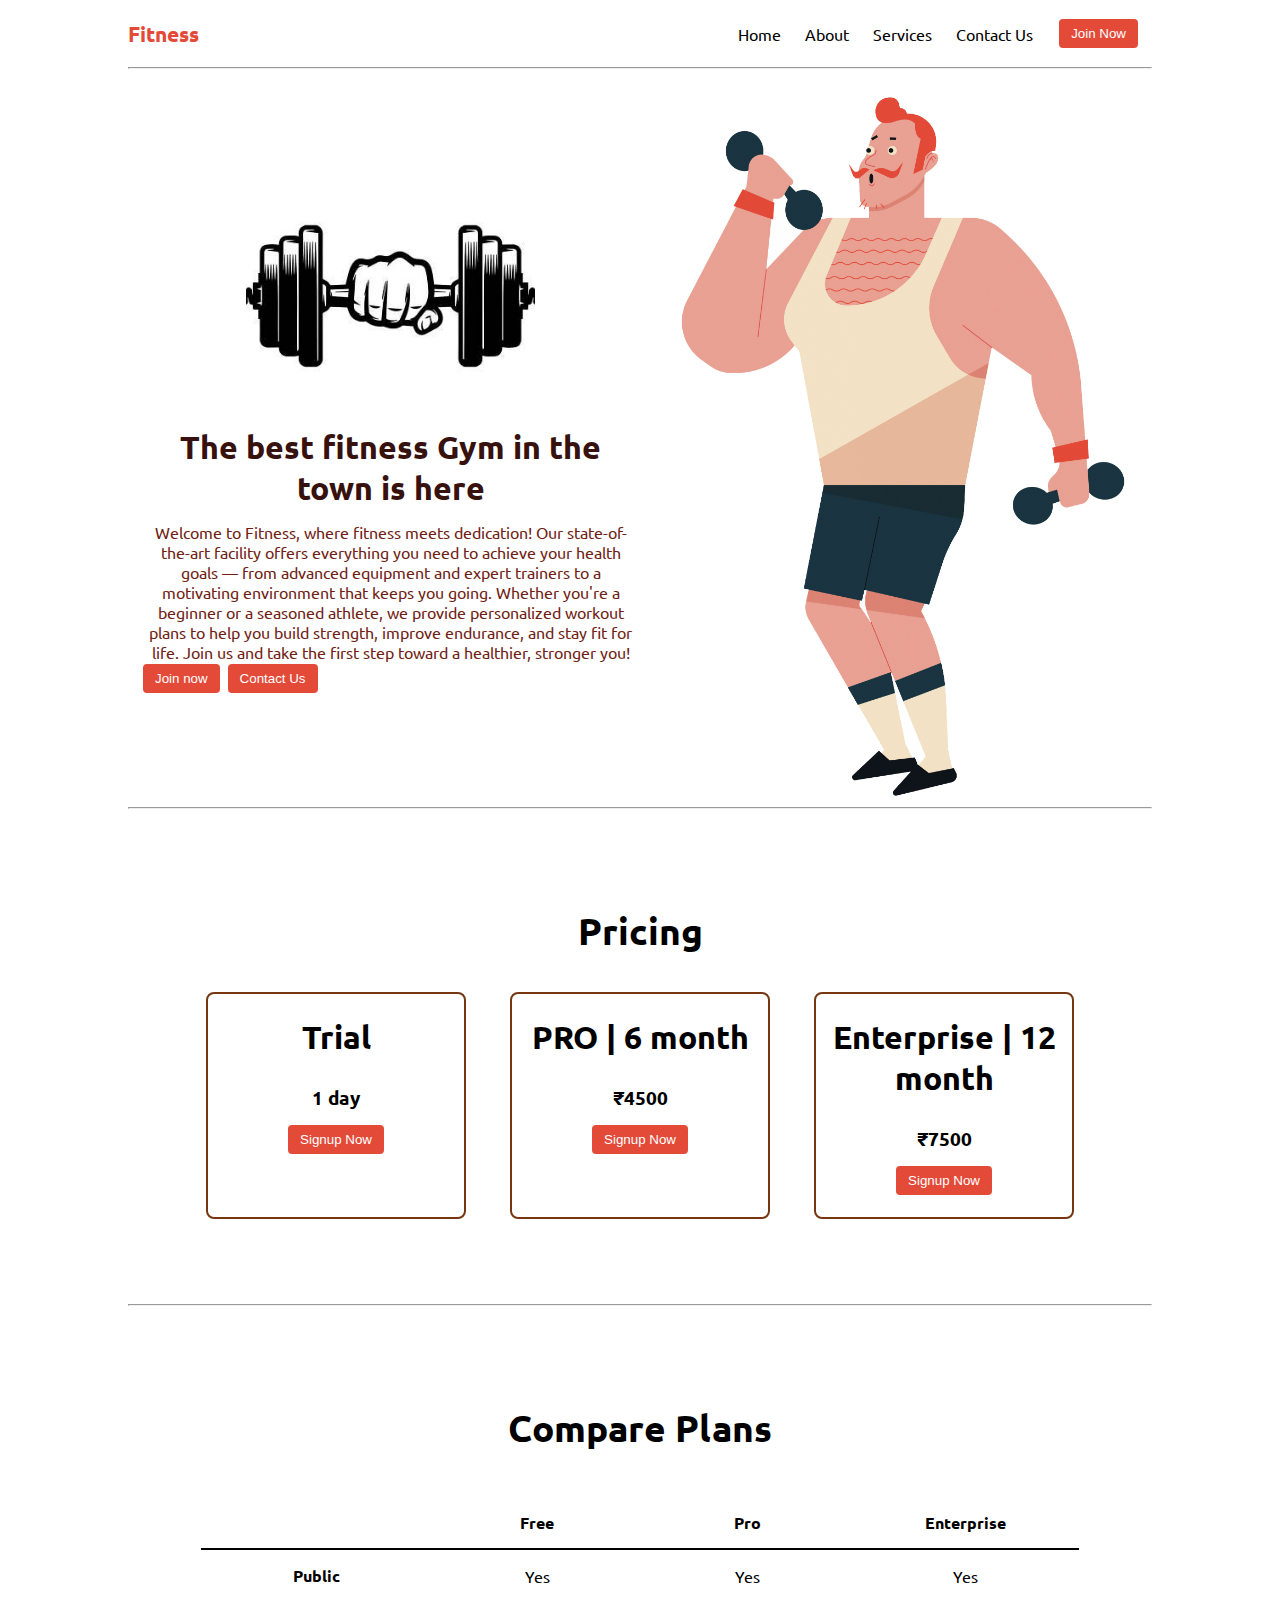
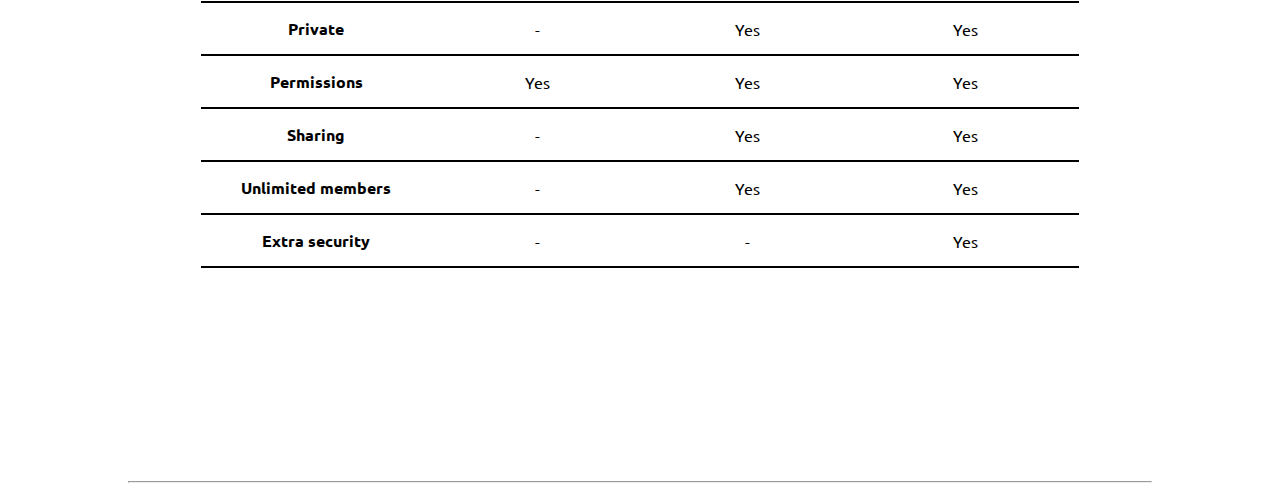
<file: landing page/index.html>
<!DOCTYPE html>
<html lang="en">

<head>
    <meta charset="UTF-8">
    <meta http-equiv="X-UA-Compatible" content="IE=edge">
    <meta name="viewport" content="width=device-width, initial-scale=1.0">
    <title>fitness</title>
    <link rel="stylesheet" href="style.css">
   
    <link rel="stylesheet" href="utils.css">
</head>

<body class='overflow-x-hidden'>
    <div class="container mx-auto">
        <header>
            <nav class="flex justify-between">
                <div class="logo font-bold flex items-center text-blue">Fitness</div>
                <ul class="navbar flex items-center">
                    <li>Home</li>
                    <li>About</li>
                    <li>Services</li>
                    <li>Contact Us</li>
                    <li><button class="btn">Join Now</button></li>
                </ul>
            </nav>
            <hr>
        </header>
        <main class="min-h-screen">
            <section class="section1">
                <div class="flex">
                    <div class="topleft flex flex-col justify-center px-2">
                        <div class=" text-center">
                            <img class="dumbellimg" src="img/dumbell.png" alt="">
                        </div>
                        <h1 class="my-1 text-center">The best fitness Gym in the town is here</h1>
                        <p class=" text-center">Welcome to Fitness, where fitness meets dedication!
                             Our state-of-the-art facility offers everything you need to achieve your health goals —
                              from advanced equipment and expert trainers to a motivating environment that keeps you going.
                               Whether you're a beginner or a seasoned athlete, we provide personalized workout plans to help you build strength,
                                improve endurance, and stay fit for life. Join us and take the first step toward a healthier, stronger you!</p>
                            
                            <div class="buttons">
                                <button class="btn">Join now</button>
                                <button class="btn">Contact Us</button>
                            </div>
                    </div>
                    <div class="topright flex justify-center">
                        <img class="gymimg" src="img/gym.png" alt="">
                    </div>
                </div>
            </section>
            <hr>
            <section class="section2">
                <h1 class="text-center my-2">Pricing</h1>
                
                <div class="boxes flex justify-center">
                    <div class="box">
                        <h2>Trial</h2>
                        <ul>
                            <li class="highlighted">1 day </li>
                            
                            <li><button class="btn">Signup Now</button></li>
                        </ul>
                    </div>
                    <div class="box">
                        <h2> PRO | 6 month</h2>
                        <ul>
                            <li class="highlighted">₹4500</li>
                            
                            <li><button class="btn">Signup Now</button></li>
                        </ul>
                    </div>
                    <div class="box">
                        <h2>Enterprise | 12 month</h2>
                        <ul>
                            <li class="highlighted">₹7500</li>
                            
                            <li><button class="btn">Signup Now</button></li>
                        </ul>
                    </div>

                </div>
            </section>
            <hr>
            <section class="section3">
                <h1 class="text-center my-2">Compare Plans</h1>
                <div class="container plantable">
                    <table class="table text-center">
                      <thead>
                        <tr>
                          <th></th><th>Free</th>
                          <th>Pro</th>
                          <th>Enterprise</th>
                        </tr>
                      </thead>
                      <tbody>
                        <tr>
                          <th scope="row" class="text-start">Public</th>
                          <td>Yes</svg></td>
                          <td>Yes</svg></td>
                          <td>Yes</svg></td>
                        </tr>
                        <tr>
                          <th scope="row" class="text-start">Private</th>
                          <td>-</td>
                          <td>Yes</svg></td>
                          <td>Yes</svg></td>
                        </tr>
                      </tbody>
              
                      <tbody>
                        <tr>
                          <th scope="row" class="text-start">Permissions</th>
                          <td>Yes</svg></td>
                          <td>Yes</svg></td>
                          <td>Yes</svg></td>
                        </tr>
                        <tr>
                          <th scope="row" class="text-start">Sharing</th>
                          <td>-</td>
                          <td>Yes</svg></td>
                          <td>Yes</svg></td>
                        </tr>
                        <tr>
                          <th scope="row" class="text-start">Unlimited members</th>
                          <td>-</td>
                          <td>Yes</svg></td>
                          <td>Yes</svg></td>
                        </tr>
                        <tr>
                          <th scope="row" class="text-start">Extra security</th>
                          <td>-</td>
                          <td>-</td>
                          <td>Yes</svg></td>
                        </tr>
                      </tbody>
                    </table>
            </section>
            <hr>
        </main>
       

    </div>
</body>

</html>
</file>
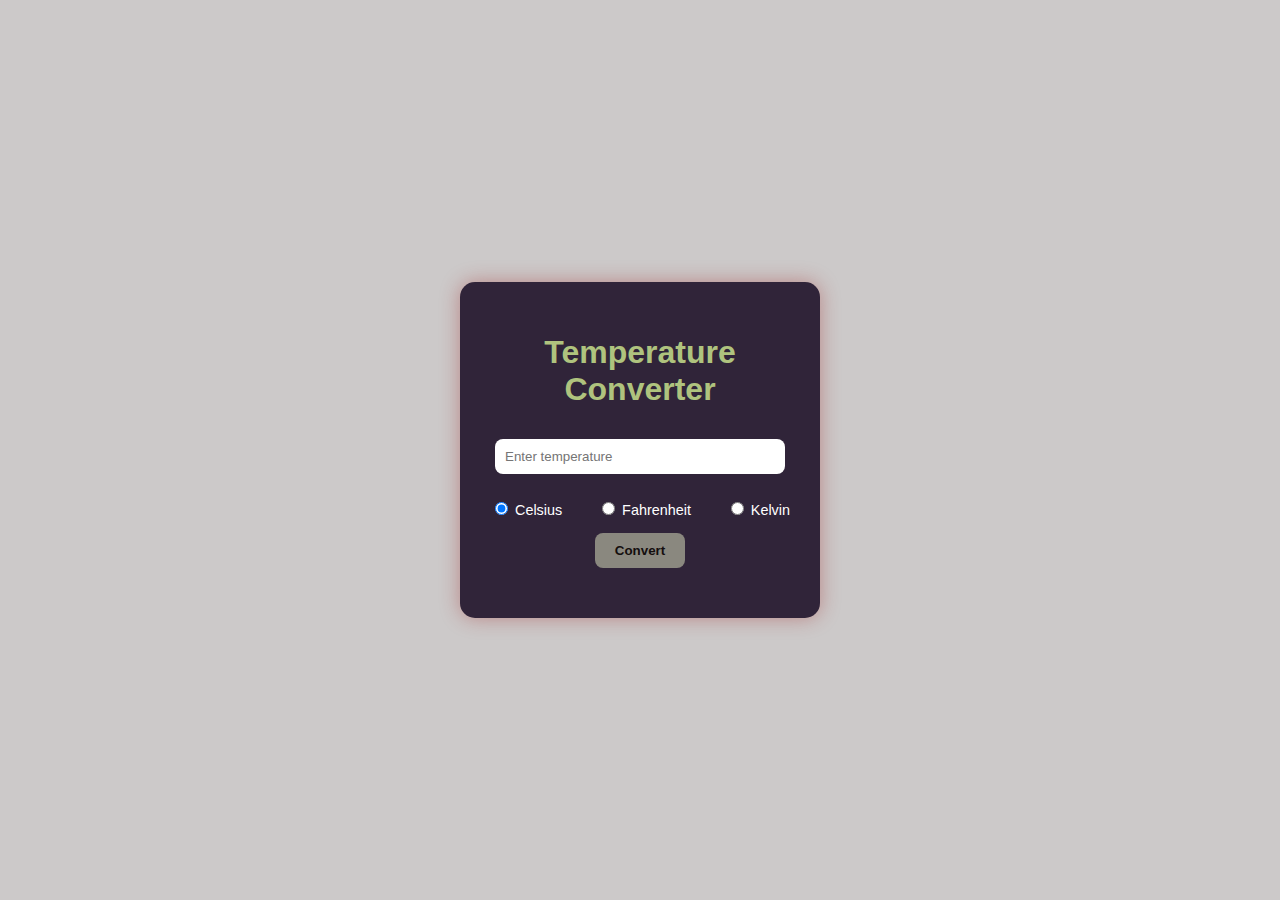
<file: temp-converter--main/index.html>
<!DOCTYPE html>
<html lang="en">
<head>
  <meta charset="UTF-8" />
  <meta name="viewport" content="width=device-width, initial-scale=1.0" />
  <title>Temperature Converter</title>
  <link rel="stylesheet" href="style.css" />
  <script defer src="script.js"></script>
</head>
<body>
  <div class="container">
    <h1>Temperature Converter</h1>
    <input type="number" id="temperature" placeholder="Enter temperature" />
    
    <div class="options">
      <label><input type="radio" name="unit" value="celsius" checked /> Celsius</label>
      <label><input type="radio" name="unit" value="fahrenheit" /> Fahrenheit</label>
      <label><input type="radio" name="unit" value="kelvin" /> Kelvin</label>
    </div>
    
    <button onclick="convertTemperature()">Convert</button>
    <div id="result"></div>
  </div>

</body>
</html>
</file>
<file: landing page/style.css>
@import url('https://fonts.googleapis.com/css2?family=Ubuntu:wght@300&display=swap');

*{
    margin: 0;
    padding: 0;
}

.container{
    max-width: 80vw;
    font-family: 'Ubuntu', sans-serif;
}

.navbar{
    display: flex;
    height: 67px;
}
.navbar li{
    list-style: none;
    margin: 0 12px;
}

.topleft{
    width: 50%;
}

.topright{ 
    width: 50%;
}

.section1{
   max-height: 100vh; 
   color: #711e15;
}

.section1 h1{
    color: #37110d;
    font-size: 2rem;
}

.logo{
    font-size: 1.3rem;
}

.dumbellimg{
    width: 289px;
}

.topright .gymimg{
    width: 466px;
}

.section2{
    padding: 73px;
}

.section2 h1{
    font-size: 2.3rem;
}

.section2 p{
    padding: 0 8vw;
    text-align: center;
}

.box{
    padding: 8px 0;
    margin: 12px 22px;
    min-width: 20vw;
    border: 2px solid rgb(120, 54, 16);
    border-radius: 8px;
    text-align: center;
}

.box h2{
    font-size: 2rem;
    padding: 15px 0;
}

.highlighted{
    font-size: 1.2rem;
    font-weight: bolder;
}

.box ul{
    list-style-type: none;
}

.box ul li{
   margin: 12px 2px;
}

.plantable{
    display: flex;
    justify-content: center;
    align-items: center;
}

.section3 table{
    width: 100%;
    margin-bottom: 140px;
    margin-top: 20px;
    border-collapse: collapse;
}

.section3 table th{ 
    width: 23vw; 
    border-bottom: 2px solid black;
    padding: 15px 0;
} 

.section3 table td{   
    border-bottom: 2px solid black; 
} 
 

.section3 h1{
    font-size: 2.3rem;
}

.section3{
    padding: 73px;
}


/*  */
</file>
<file: landing page/utils.css>
.min-h-screen{
    min-height: 100vh;
}

.bg-red{
    background-color: red;
}

.mx-auto{
    margin-left: auto;
    margin-right: auto;
}

.flex{
    display: flex;
}

.items-center{
    align-items: center;
}

.justify-between{
    justify-content: space-between;
}

.justify-center{
    justify-content: center;
}

.flex-col{
    flex-direction: column;
}

.font-bold{
    font-weight: bolder;
}

.my-1{
    margin-top: 13px;
    margin-bottom: 13px;
}

.my-2{
    margin-top: 26px;
    margin-bottom: 26px;
}

.px-2{
    padding-left: 13px;
    padding-right: 13px;
}

.text-blue{
    color: rgb(227 74 56);;
}

.btn{
    padding:7px 12px;
    border: 2px solid white;
    border-radius: 6px;
    cursor: pointer;
    color: white;
    background-color: rgb(227 74 56);;
}

.overflow-x-hidden{
    overflow-x: hidden;
}

.text-center{
    text-align: center;
}
</file>
<file: temp-converter--main/style.css>
body {
  background-color: #ccc9c9;
  color: white;
  font-family: Arial, sans-serif;
  margin: 0;
  padding: 0;
  display: flex;
  justify-content: center;
  align-items: center;
  height: 100vh;
}

.container {
  background: #302439;
  padding: 30px;
  border-radius: 15px;
  box-shadow: 0 0 20px rgba(160, 35, 35, 0.4);
  text-align: center;
  width: 300px;
}

h1 {
  color: #afc37e;
}

input[type="number"] {
  padding: 10px;
  width: 90%;
  margin: 10px 0;
  border-radius: 8px;
  border: none;
}

.options {
  display: flex;
  justify-content: space-between;
  margin: 15px 0;
}

label {
  font-size: 0.9em;
}

button {
  padding: 10px 20px;
  border: none;
  background-color: #8a887f;
  color: #140e0e;
  font-weight: bold;
  border-radius: 8px;
  cursor: pointer;
}

#result {
  margin-top: 20px;
  font-size: 1.1em;
}
</file>
